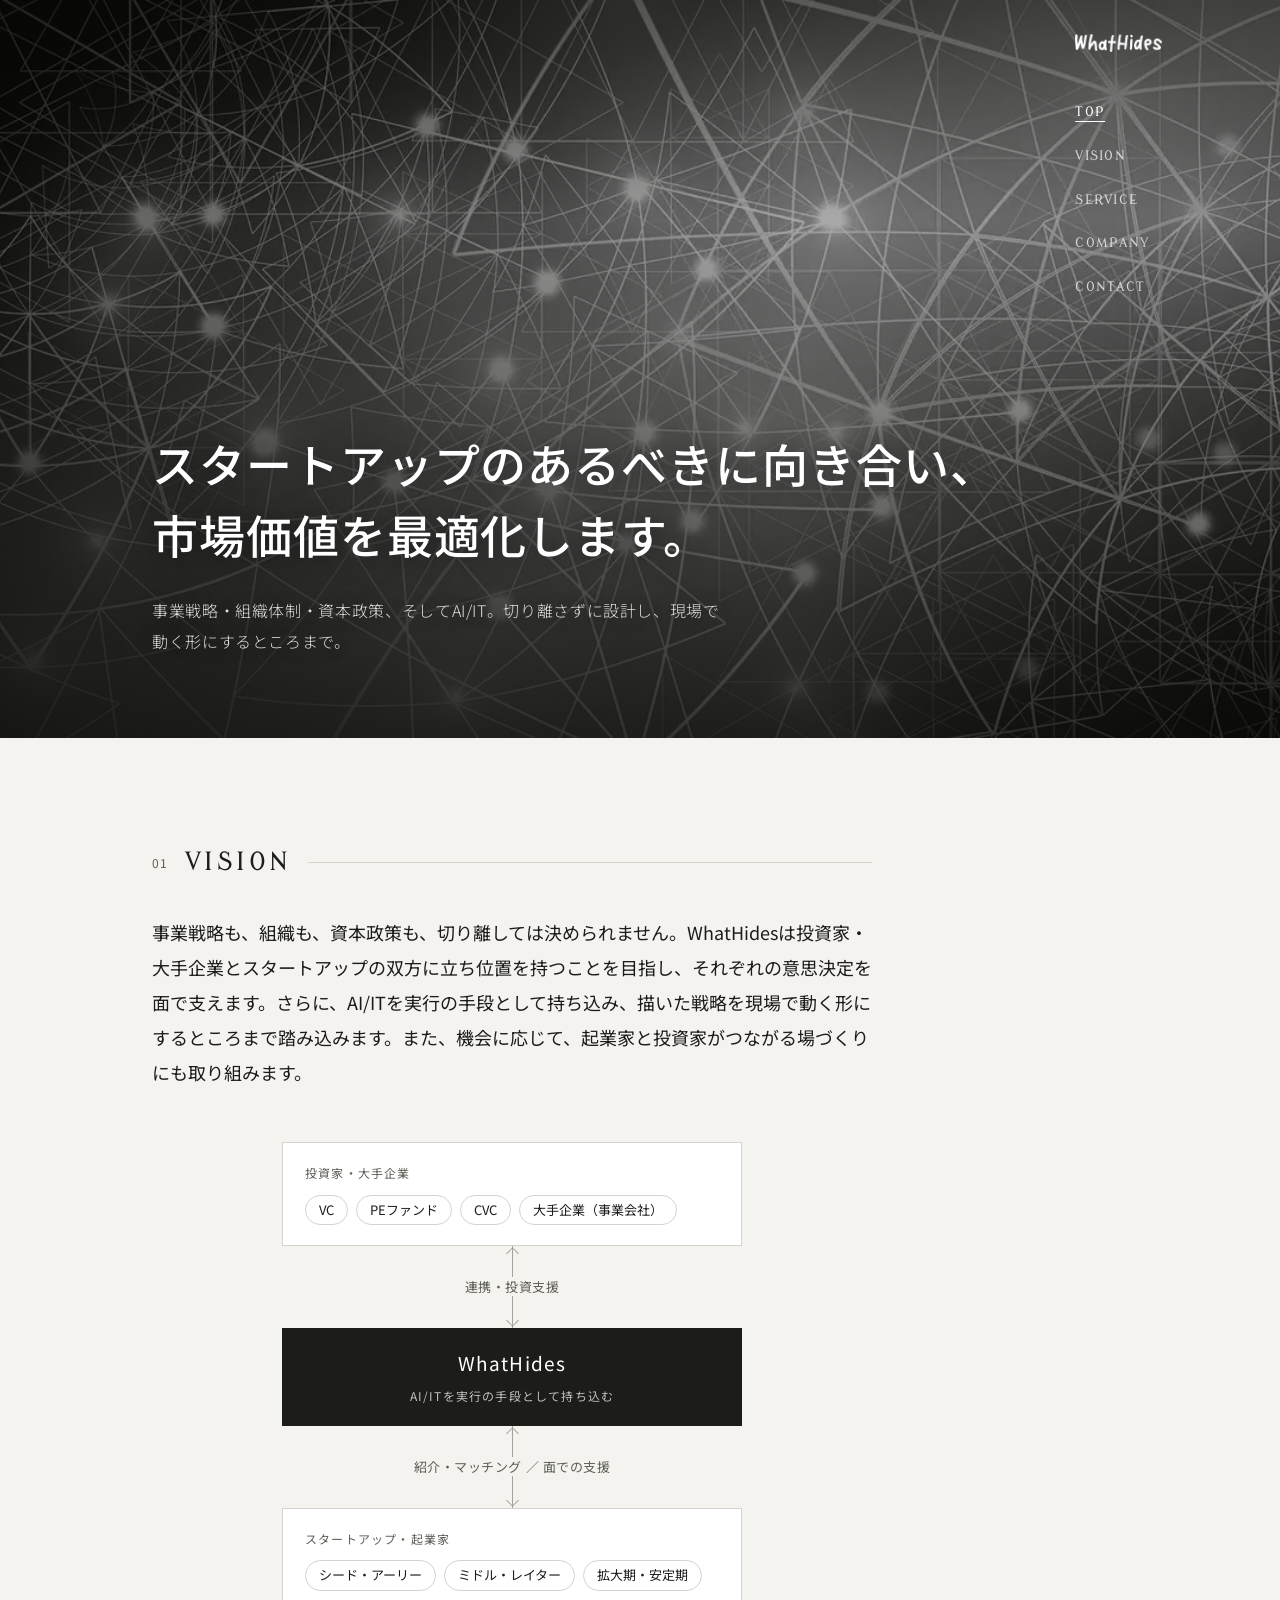
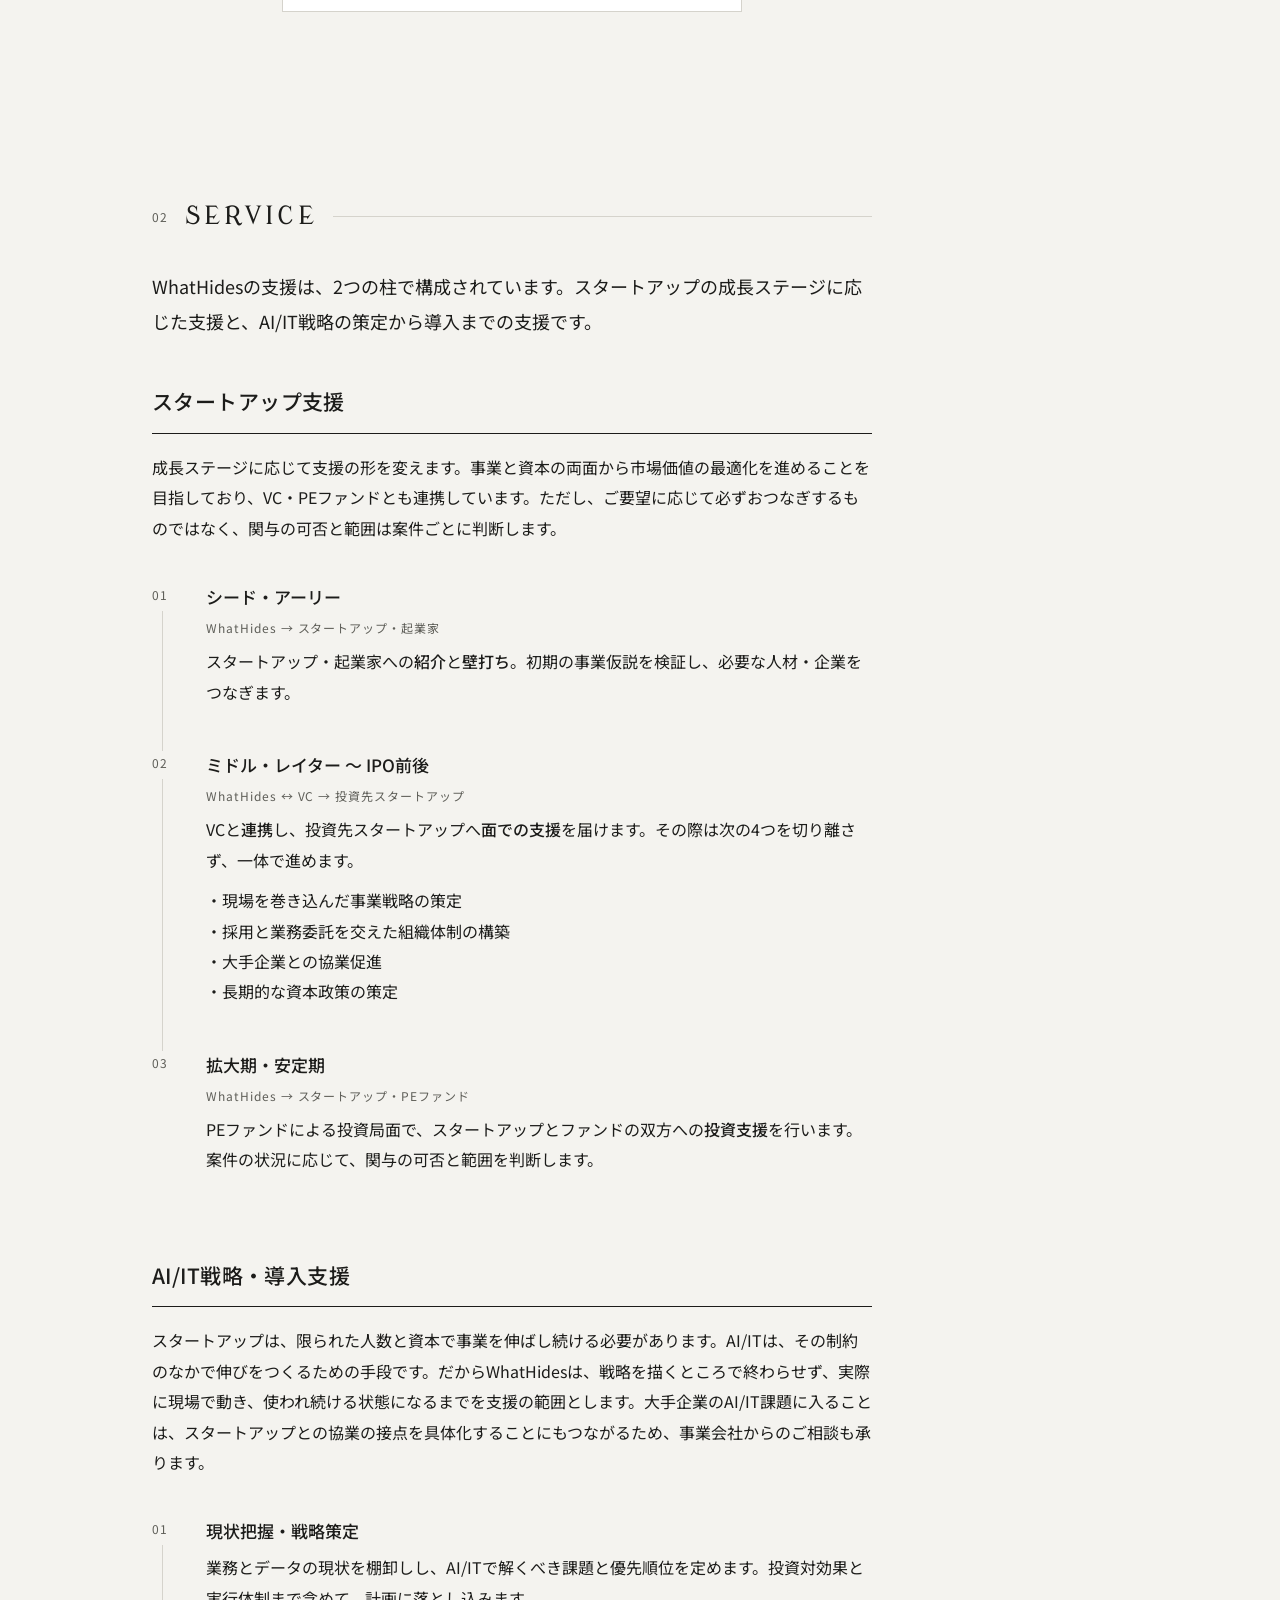
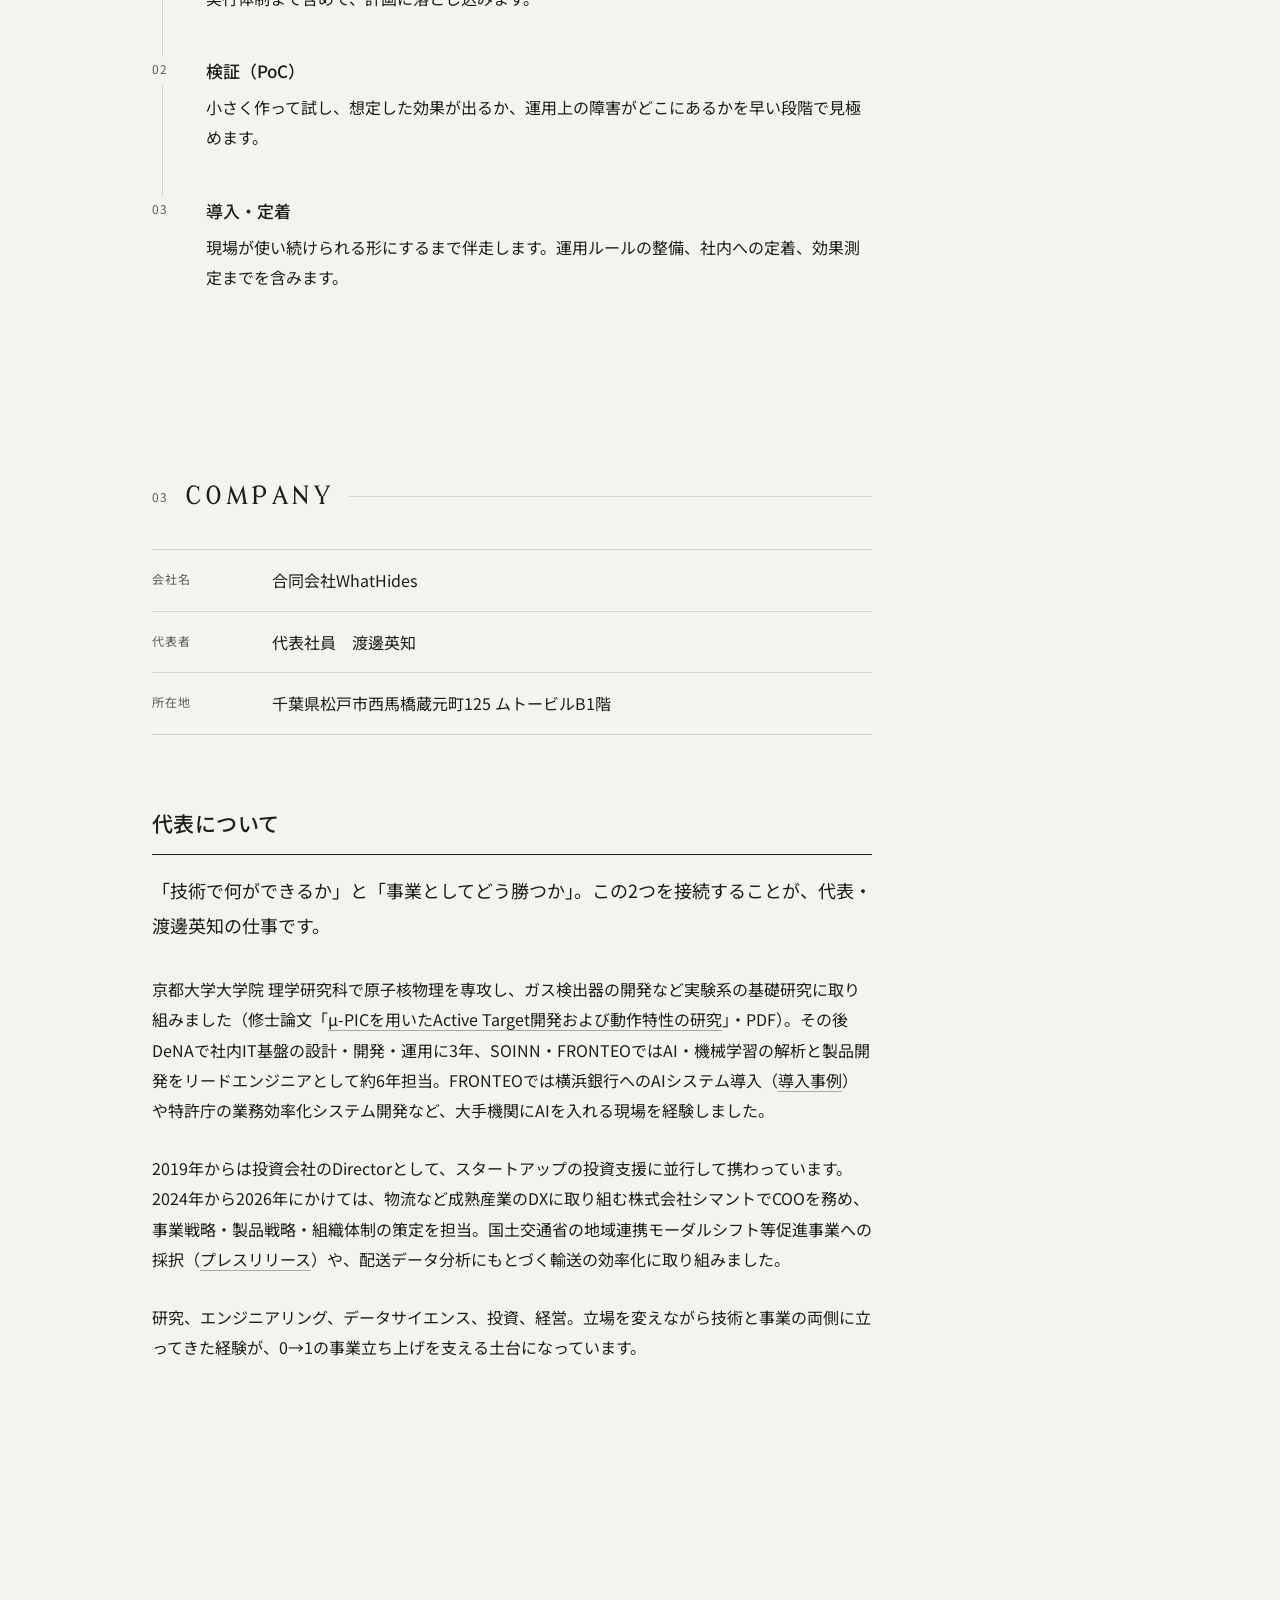
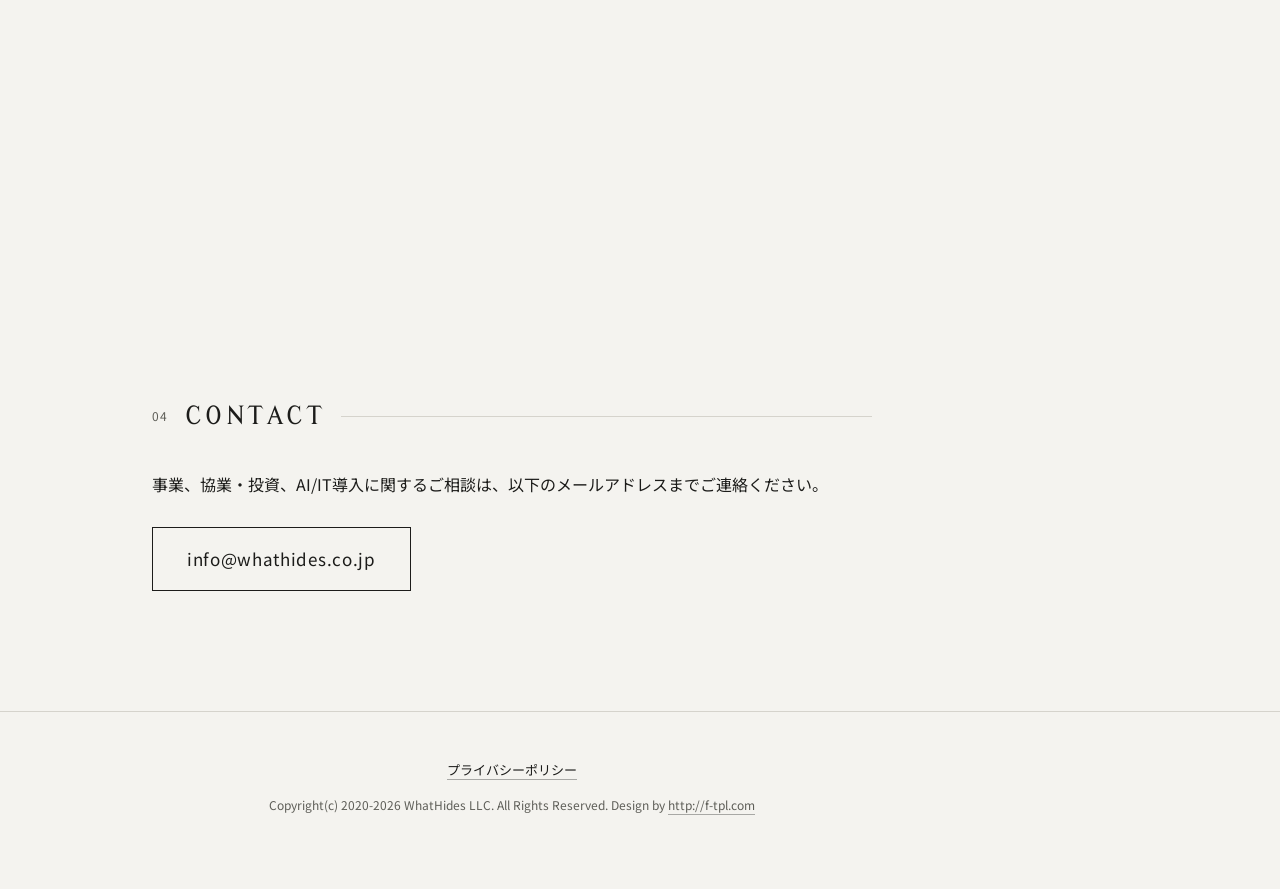
<file: docs/index.html>
<!doctype html>
<html lang="ja">
<head>
  <meta charset="UTF-8">
  <meta name="description" content="WhatHidesは、スタートアップの事業戦略・組織体制・協業・資本政策を一体で支援します。投資ファンドとも連携しています。あわせて、AI/IT戦略の策定から導入・定着までを支援します。">
  <meta name="viewport" content="width=device-width, initial-scale=1">
  <title>WhatHides | スタートアップ支援とAI/IT戦略・導入支援</title>
  <link rel="canonical" href="https://whathides.co.jp/">

  <!-- OGP -->
  <meta property="og:type" content="website">
  <meta property="og:site_name" content="WhatHides">
  <meta property="og:url" content="https://whathides.co.jp/">
  <meta property="og:title" content="WhatHides | スタートアップ支援とAI/IT戦略・導入支援">
  <meta property="og:description" content="WhatHidesは、スタートアップの事業戦略・組織体制・協業・資本政策を一体で支援します。投資ファンドとも連携しています。あわせて、AI/IT戦略の策定から導入・定着までを支援します。">
  <meta property="og:image" content="https://whathides.co.jp/images/ogp.jpg">
  <meta property="og:image:width" content="1200">
  <meta property="og:image:height" content="630">
  <meta property="og:locale" content="ja_JP">
  <meta name="twitter:card" content="summary_large_image">

  <link rel="shortcut icon" type="image/x-icon" href="images/favicon.ico">
  <link rel="apple-touch-icon" href="images/apple-touch-icon.png">
  <meta name="theme-color" content="#f4f3ef">
  <link rel="preconnect" href="https://fonts.googleapis.com">
  <link rel="preconnect" href="https://fonts.gstatic.com" crossorigin>
  <!-- 見出し用。使用する文字だけをサブセット取得する -->
  <link rel="stylesheet" href="https://fonts.googleapis.com/css2?family=Modern+Antiqua&text=TOPVISERCMANY&display=swap">
  <link rel="stylesheet" href="https://fonts.googleapis.com/css2?family=Noto+Sans+JP:wght@300;400;500&display=swap">
  <link rel="stylesheet" media="all" href="css/style.css">
  <script src="js/script.js" defer></script>

  <script type="application/ld+json">
  {
    "@context": "https://schema.org",
    "@type": "Organization",
    "name": "合同会社WhatHides",
    "alternateName": "WhatHides LLC",
    "url": "https://whathides.co.jp/",
    "logo": "https://whathides.co.jp/images/logoWhathides.png",
    "image": "https://whathides.co.jp/images/ogp.jpg",
    "description": "WhatHidesは、スタートアップの事業戦略・組織体制・協業・資本政策を一体で支援します。投資ファンドとも連携しています。あわせて、AI/IT戦略の策定から導入・定着までを支援します。",
    "email": "info@whathides.co.jp",
    "founder": {
      "@type": "Person",
      "name": "渡邊英知",
      "jobTitle": "代表社員",
      "alumniOf": {
        "@type": "CollegeOrUniversity",
        "name": "京都大学"
      }
    },
    "knowsAbout": [
      "スタートアップ支援",
      "事業戦略策定",
      "組織体制構築",
      "資本政策",
      "投資ファンドとの連携",
      "AI戦略策定",
      "IT戦略策定",
      "AI/IT導入支援"
    ],
    "address": {
      "@type": "PostalAddress",
      "addressCountry": "JP",
      "addressRegion": "千葉県",
      "addressLocality": "松戸市",
      "streetAddress": "西馬橋蔵元町125 ムトービルB1階"
    }
  }
  </script>
</head>

<!-- is-heroTop: ヘッダーがヒーロー画像に重なっている状態。script.js が
     スクロールに応じて付け外しする。初期値をここに書いておくことで、
     読み込み直後にナビが黒→白へちらつくのを防ぐ -->
<body id="top" class="is-heroTop">
  <a class="skipLink" href="#content">本文へスキップ</a>
  <div id="wrapper">

    <header id="sidebar">
      <div id="sidebarWrap">
        <h1><img src="images/logoWhathides.png" width="87" height="25" alt="WhatHides"></h1>
        <nav id="mainnav" aria-label="メインナビゲーション">
          <p id="menuWrap">
            <button type="button" id="menu" aria-expanded="false" aria-controls="navPanel" aria-label="メニューを開く">
              <span id="menuBtn"></span>
            </button>
          </p>
          <div class="panel" id="navPanel">
            <ul>
              <li><a href="#top">TOP</a></li>
              <li><a href="#vision">VISION</a></li>
              <li><a href="#service">SERVICE</a></li>
              <li><a href="#company">COMPANY</a></li>
              <li><a href="#contact">CONTACT</a></li>
            </ul>
          </div>
        </nav>
      </div>
    </header>

    <main id="content" tabindex="-1">
      <div id="hero">
        <picture>
          <source type="image/webp"
                  srcset="images/network-960.webp 960w, images/network-1440.webp 1440w, images/network-1920.webp 1920w"
                  sizes="100vw">
          <img src="images/network.jpg"
               srcset="images/network-960.jpg 960w, images/network-1440.jpg 1440w, images/network.jpg 1920w"
               sizes="100vw"
               width="1920" height="828" alt="" fetchpriority="high">
        </picture>
        <div class="heroCopy">
          <!-- 文節の途中で折り返らないよう、句点ごとに行を分ける -->
          <p class="heroLead"><span>スタートアップのあるべきに向き合い、</span><span>市場価値を最適化します。</span></p>
          <p class="heroSub">事業戦略・組織体制・資本政策、そしてAI/IT。切り離さずに設計し、現場で動く形にするところまで。</p>
        </div>
      </div>

      <!-- VISION -->
      <section id="vision">
        <header class="secHead">
          <h2><span class="secNum">01</span><span class="secTitle">VISION</span></h2>
        </header>
        <div class="innerS">
          <p class="lead">事業戦略も、組織も、資本政策も、切り離しては決められません。WhatHidesは投資家・大手企業とスタートアップの双方に立ち位置を持つことを目指し、それぞれの意思決定を面で支えます。さらに、AI/ITを実行の手段として持ち込み、描いた戦略を現場で動く形にするところまで踏み込みます。また、機会に応じて、起業家と投資家がつながる場づくりにも取り組みます。</p>

          <div class="diagram">
            <div class="tier">
              <p class="tierName">投資家・大手企業</p>
              <ul class="chips">
                <li>VC</li>
                <li>PEファンド</li>
                <li>CVC</li>
                <li>大手企業（事業会社）</li>
              </ul>
            </div>
            <p class="tierLink tierLinkBoth"><span>連携・投資支援</span></p>
            <div class="tier tierSelf">
              <p class="tierSelfName">WhatHides</p>
              <p class="tierSelfNote">AI/ITを実行の手段として持ち込む</p>
            </div>
            <p class="tierLink tierLinkBoth"><span>紹介・マッチング ／ 面での支援</span></p>
            <div class="tier">
              <p class="tierName">スタートアップ・起業家</p>
              <ul class="chips">
                <li>シード・アーリー</li>
                <li>ミドル・レイター</li>
                <li>拡大期・安定期</li>
              </ul>
            </div>
          </div>
        </div>
      </section>
      <!-- // VISION -->

      <!-- SERVICE -->
      <section id="service">
        <header class="secHead">
          <h2><span class="secNum">02</span><span class="secTitle">SERVICE</span></h2>
        </header>
        <div class="innerS">
          <p class="lead">WhatHidesの支援は、2つの柱で構成されています。スタートアップの成長ステージに応じた支援と、AI/IT戦略の策定から導入までの支援です。</p>

          <div class="pillar">
            <h3>スタートアップ支援</h3>
            <p class="pillarLead">成長ステージに応じて支援の形を変えます。事業と資本の両面から市場価値の最適化を進めることを目指しており、VC・PEファンドとも連携しています。ただし、ご要望に応じて必ずおつなぎするものではなく、関与の可否と範囲は案件ごとに判断します。</p>
            <ol class="stages">
              <li>
                <h4>シード・アーリー</h4>
                <p class="stageWho">WhatHides → スタートアップ・起業家</p>
                <p>スタートアップ・起業家への<strong>紹介</strong>と<strong>壁打ち</strong>。初期の事業仮説を検証し、必要な人材・企業をつなぎます。</p>
              </li>
              <li>
                <h4>ミドル・レイター 〜 IPO前後</h4>
                <p class="stageWho">WhatHides ↔ VC → 投資先スタートアップ</p>
                <p>VCと<strong>連携</strong>し、投資先スタートアップへ<strong>面での支援</strong>を届けます。その際は次の4つを切り離さず、一体で進めます。</p>
                <ul class="bullets">
                  <li>現場を巻き込んだ事業戦略の策定</li>
                  <li>採用と業務委託を交えた組織体制の構築</li>
                  <li>大手企業との協業促進</li>
                  <li>長期的な資本政策の策定</li>
                </ul>
              </li>
              <li>
                <h4>拡大期・安定期</h4>
                <p class="stageWho">WhatHides → スタートアップ・PEファンド</p>
                <p>PEファンドによる投資局面で、スタートアップとファンドの双方への<strong>投資支援</strong>を行います。案件の状況に応じて、関与の可否と範囲を判断します。</p>
              </li>
            </ol>
          </div>

          <div class="pillar">
            <h3>AI/IT戦略・導入支援</h3>
            <p class="pillarLead">スタートアップは、限られた人数と資本で事業を伸ばし続ける必要があります。AI/ITは、その制約のなかで伸びをつくるための手段です。だからWhatHidesは、戦略を描くところで終わらせず、実際に現場で動き、使われ続ける状態になるまでを支援の範囲とします。大手企業のAI/IT課題に入ることは、スタートアップとの協業の接点を具体化することにもつながるため、事業会社からのご相談も承ります。</p>
            <ol class="stages">
              <li>
                <h4>現状把握・戦略策定</h4>
                <p>業務とデータの現状を棚卸しし、AI/ITで解くべき課題と優先順位を定めます。投資対効果と実行体制まで含めて、計画に落とし込みます。</p>
              </li>
              <li>
                <h4>検証（PoC）</h4>
                <p>小さく作って試し、想定した効果が出るか、運用上の障害がどこにあるかを早い段階で見極めます。</p>
              </li>
              <li>
                <h4>導入・定着</h4>
                <p>現場が使い続けられる形にするまで伴走します。運用ルールの整備、社内への定着、効果測定までを含みます。</p>
              </li>
            </ol>
          </div>
        </div>
      </section>
      <!-- // SERVICE -->

      <!-- COMPANY -->
      <section id="company">
        <header class="secHead">
          <h2><span class="secNum">03</span><span class="secTitle">COMPANY</span></h2>
        </header>
        <div class="innerS">
          <dl class="companyInfo">
            <dt>会社名</dt>
            <dd>合同会社WhatHides</dd>
            <dt>代表者</dt>
            <dd>代表社員　渡邊英知</dd>
            <dt>所在地</dt>
            <dd>千葉県松戸市西馬橋蔵元町125 ムトービルB1階</dd>
          </dl>

          <h3 class="subHead">代表について</h3>
          <div class="profile">
            <p>「技術で何ができるか」と「事業としてどう勝つか」。この2つを接続することが、代表・渡邊英知の仕事です。</p>
            <p>京都大学大学院 理学研究科で原子核物理を専攻し、ガス検出器の開発など実験系の基礎研究に取り組みました（修士論文「<a href="https://www-nh.scphys.kyoto-u.ac.jp/articles/thesis/mron/watanabe_master.pdf" target="_blank" rel="noopener noreferrer">μ-PICを用いたActive Target開発および動作特性の研究</a>」・PDF）。その後DeNAで社内IT基盤の設計・開発・運用に3年、SOINN・FRONTEOではAI・機械学習の解析と製品開発をリードエンジニアとして約6年担当。FRONTEOでは横浜銀行へのAIシステム導入（<a href="https://kibit.fronteo.com/case-study/boy-1/" target="_blank" rel="noopener noreferrer">導入事例</a>）や特許庁の業務効率化システム開発など、大手機関にAIを入れる現場を経験しました。</p>
            <p>2019年からは投資会社のDirectorとして、スタートアップの投資支援に並行して携わっています。2024年から2026年にかけては、物流など成熟産業のDXに取り組む株式会社シマントでCOOを務め、事業戦略・製品戦略・組織体制の策定を担当。国土交通省の地域連携モーダルシフト等促進事業への採択（<a href="https://prtimes.jp/main/html/rd/p/000000024.000028636.html" target="_blank" rel="noopener noreferrer">プレスリリース</a>）や、配送データ分析にもとづく輸送の効率化に取り組みました。</p>
            <p>研究、エンジニアリング、データサイエンス、投資、経営。立場を変えながら技術と事業の両側に立ってきた経験が、0→1の事業立ち上げを支える土台になっています。</p>
          </div>

          <div id="map">
            <!-- GOOGLE MAP -->
            <iframe
              title="合同会社WhatHides 所在地の地図"
              src="https://www.google.com/maps?output=embed&q=%E5%8D%83%E8%91%89%E7%9C%8C%E6%9D%BE%E6%88%B8%E5%B8%82%E8%A5%BF%E9%A6%AC%E6%A9%8B%E8%94%B5%E5%85%83%E7%94%BA125&z=17"
              loading="lazy" referrerpolicy="no-referrer-when-downgrade" allowfullscreen></iframe>
            <!-- // GOOGLE MAP -->
          </div>
        </div>
      </section>
      <!-- // COMPANY -->

      <!-- CONTACT -->
      <section id="contact">
        <header class="secHead">
          <h2><span class="secNum">04</span><span class="secTitle">CONTACT</span></h2>
        </header>
        <div class="innerS">
          <p>事業、協業・投資、AI/IT導入に関するご相談は、以下のメールアドレスまでご連絡ください。</p>
          <p class="mail"><a href="mailto:info@whathides.co.jp">info@whathides.co.jp</a></p>
        </div>
      </section>
      <!-- // CONTACT -->
    </main>

    <footer id="footer">
      <p class="footerNav"><a href="privacy.html">プライバシーポリシー</a></p>
      Copyright(c) 2020-2026 WhatHides LLC. All Rights Reserved. Design by <a href="http://f-tpl.com" target="_blank" rel="noopener noreferrer">http://f-tpl.com</a><!-- ←クレジット表記を外す場合はシリアルキーが必要です http://f-tpl.com/credit/ -->
    </footer>

  </div>

</body>
</html>
</file>
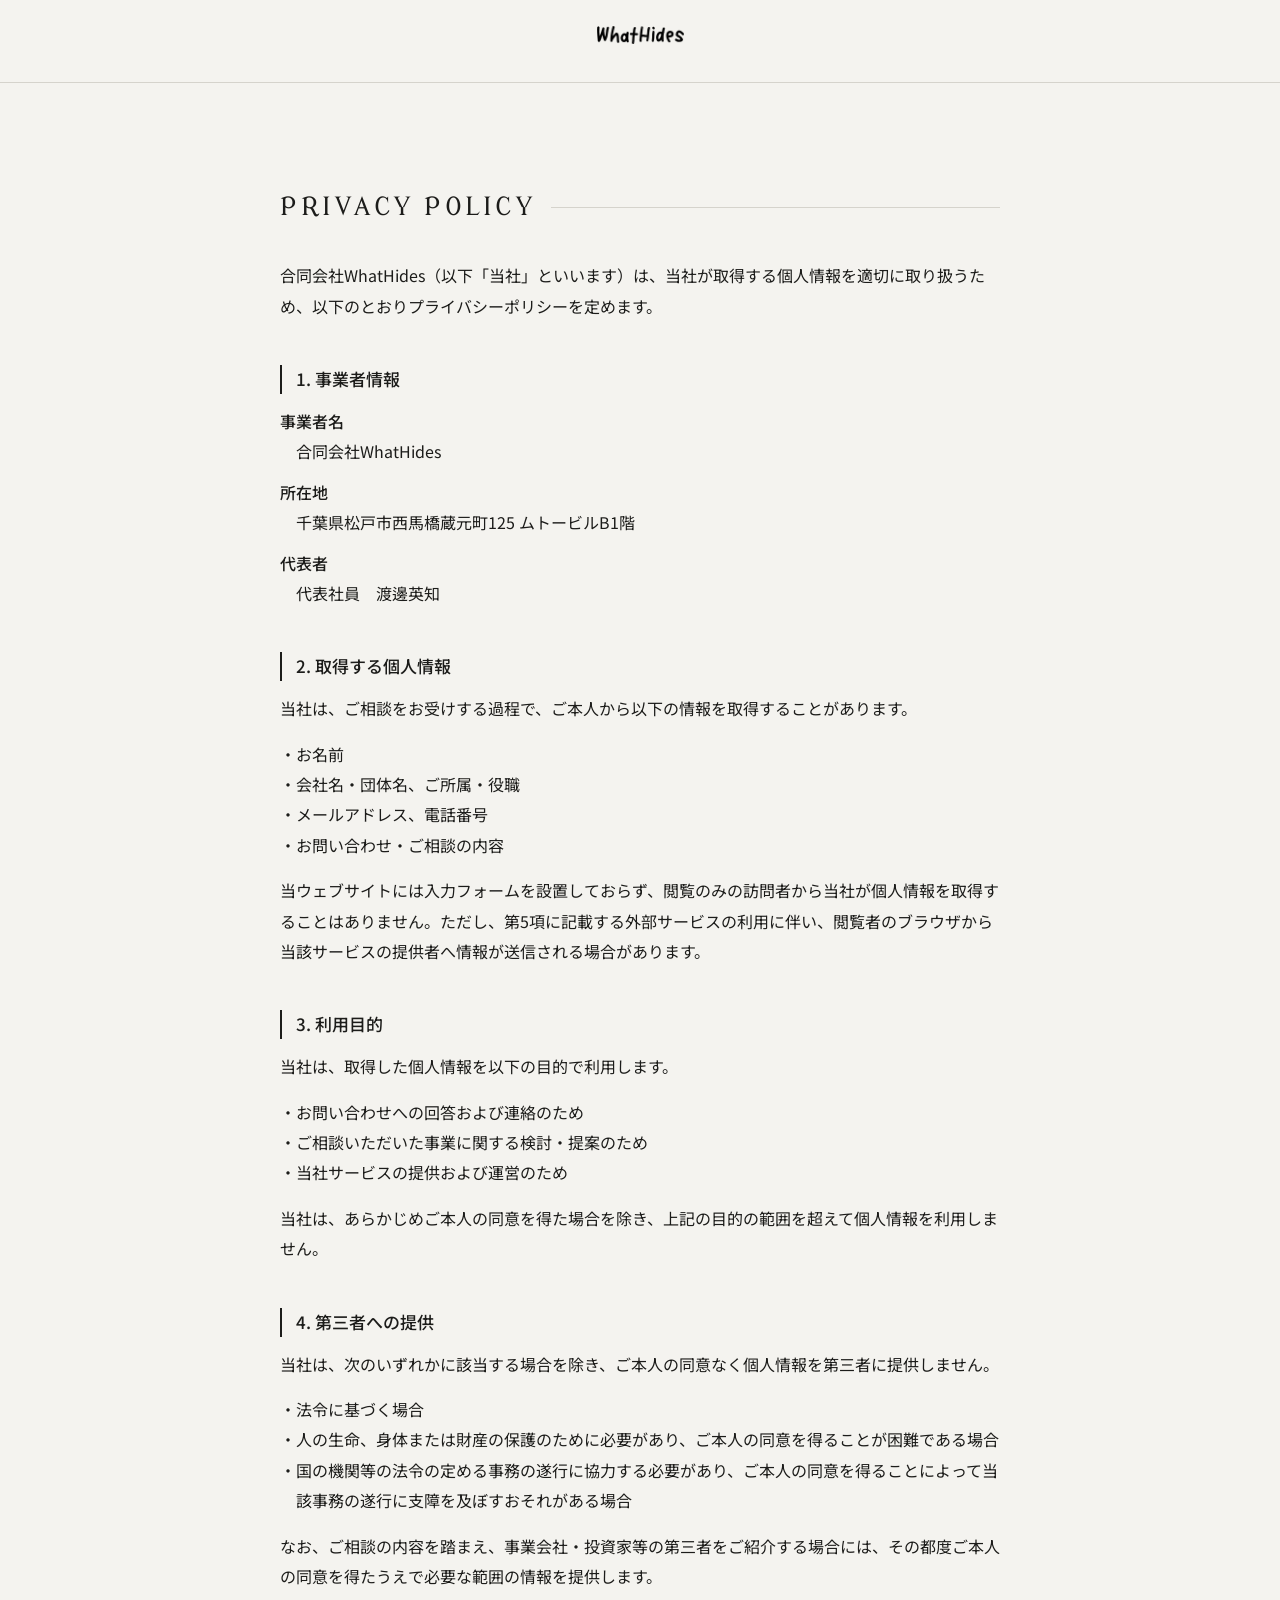
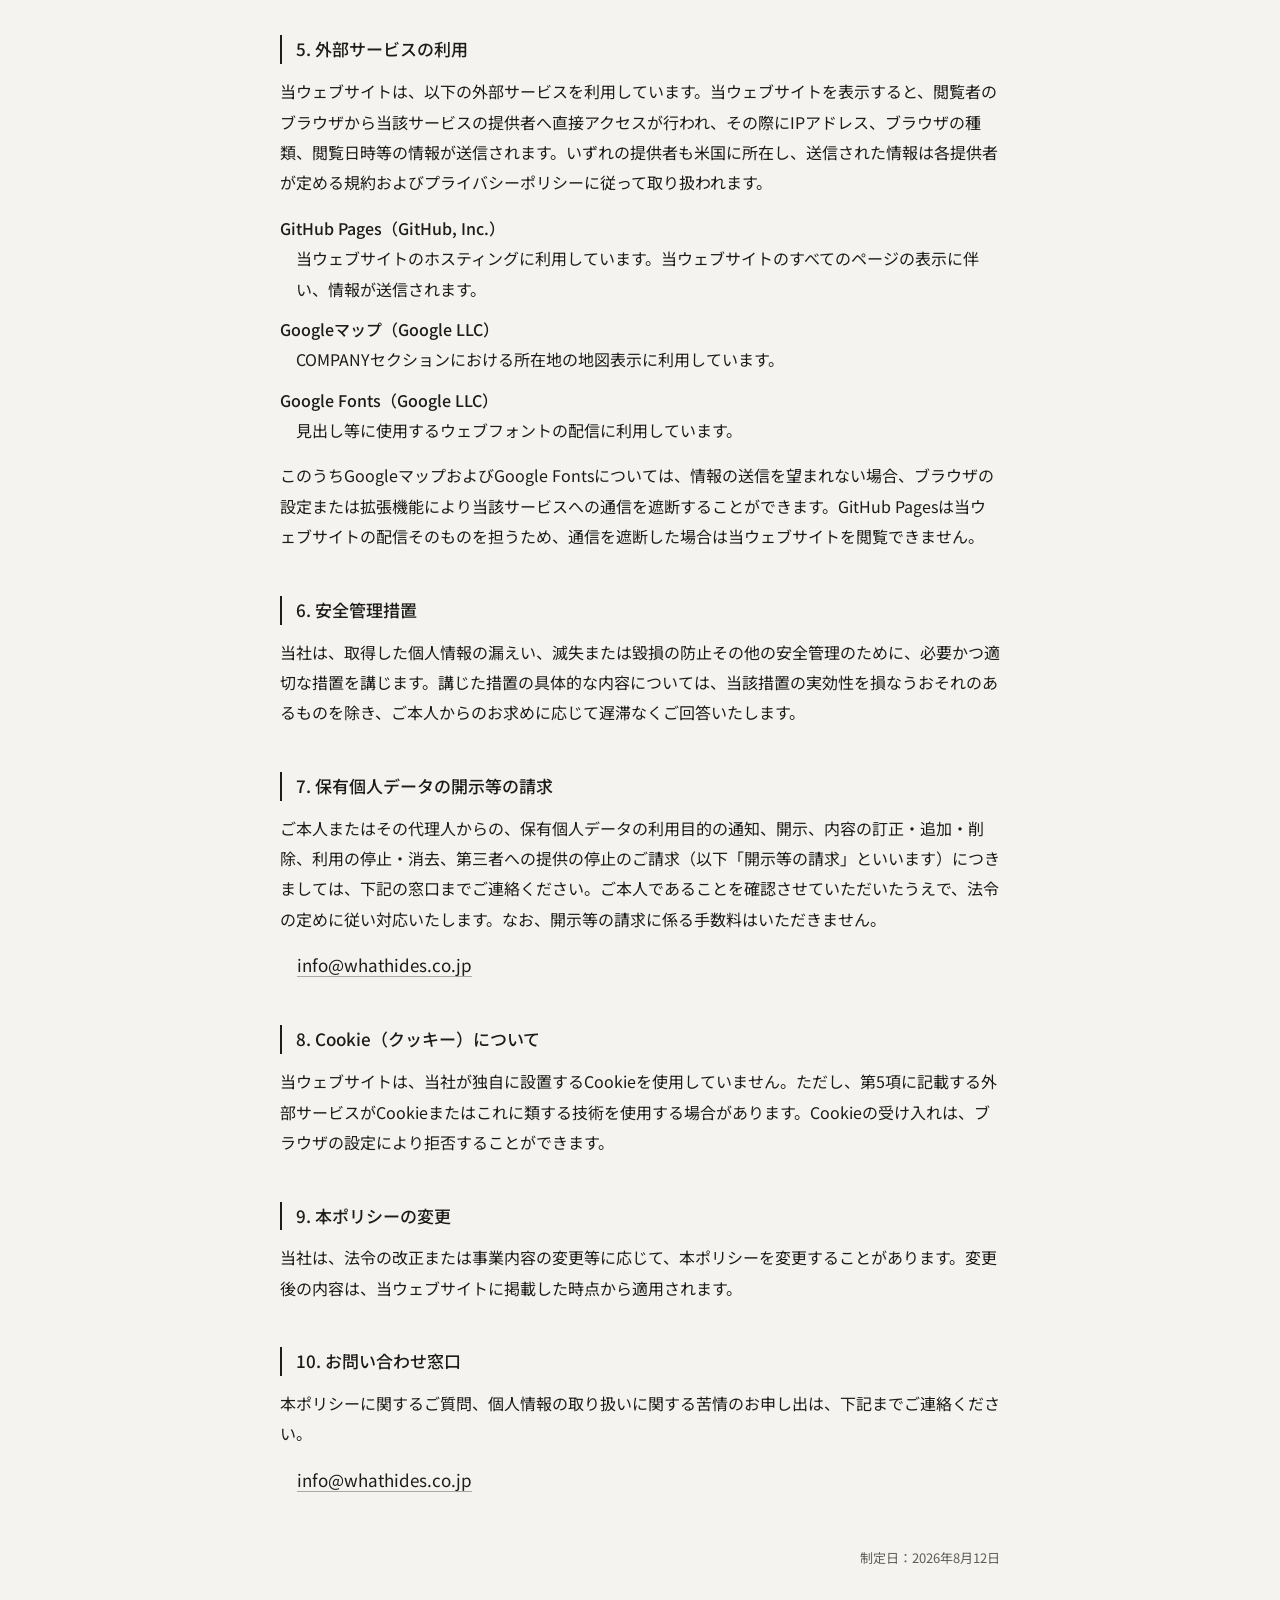
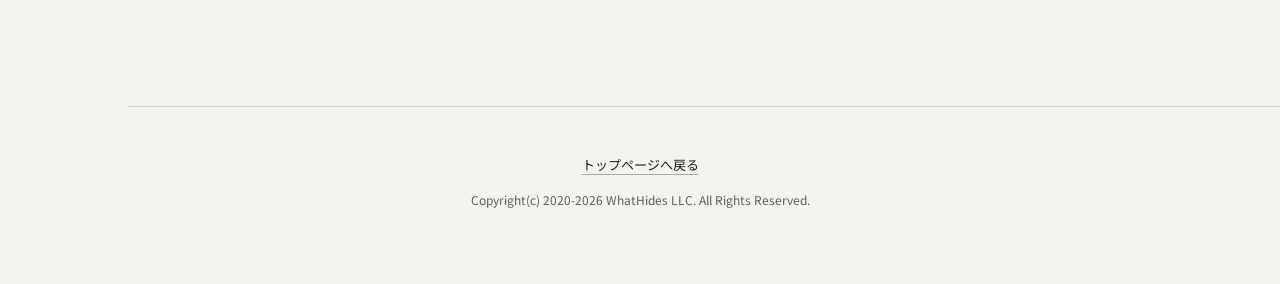
<file: docs/privacy.html>
<!doctype html>
<html lang="ja">
<head>
  <meta charset="UTF-8">
  <meta name="description" content="合同会社WhatHidesのプライバシーポリシー（個人情報の取り扱いについて）。">
  <meta name="viewport" content="width=device-width, initial-scale=1">
  <title>プライバシーポリシー | WhatHides</title>
  <link rel="canonical" href="https://whathides.co.jp/privacy.html">

  <meta property="og:type" content="article">
  <meta property="og:site_name" content="WhatHides">
  <meta property="og:url" content="https://whathides.co.jp/privacy.html">
  <meta property="og:title" content="プライバシーポリシー | WhatHides">
  <meta property="og:description" content="合同会社WhatHidesのプライバシーポリシー（個人情報の取り扱いについて）。">
  <meta property="og:image" content="https://whathides.co.jp/images/ogp.jpg">
  <meta property="og:locale" content="ja_JP">

  <link rel="shortcut icon" type="image/x-icon" href="images/favicon.ico">
  <link rel="apple-touch-icon" href="images/apple-touch-icon.png">
  <meta name="theme-color" content="#f4f3ef">
  <link rel="preconnect" href="https://fonts.googleapis.com">
  <link rel="preconnect" href="https://fonts.gstatic.com" crossorigin>
  <!-- 見出し用。使用する文字だけをサブセット取得する -->
  <link rel="stylesheet" href="https://fonts.googleapis.com/css2?family=Modern+Antiqua&text=PRIVACYOL&display=swap">
  <link rel="stylesheet" href="https://fonts.googleapis.com/css2?family=Noto+Sans+JP:wght@400;500&display=swap">
  <link rel="stylesheet" media="all" href="css/style.css">
</head>

<body class="subpage">
  <a class="skipLink" href="#content">本文へスキップ</a>

  <header id="pageHeader">
    <a href="./"><img src="images/logoWhathides.png" width="87" height="25" alt="WhatHides"></a>
  </header>

  <main id="content" tabindex="-1">
    <section>
      <header class="secHead">
        <h2><span class="secTitle">PRIVACY POLICY</span></h2>
      </header>

      <div class="innerS policy">
        <p>合同会社WhatHides（以下「当社」といいます）は、当社が取得する個人情報を適切に取り扱うため、以下のとおりプライバシーポリシーを定めます。</p>

        <h3>1. 事業者情報</h3>
        <dl>
          <dt>事業者名</dt>
          <dd>合同会社WhatHides</dd>
          <dt>所在地</dt>
          <dd>千葉県松戸市西馬橋蔵元町125 ムトービルB1階</dd>
          <dt>代表者</dt>
          <dd>代表社員　渡邊英知</dd>
        </dl>

        <h3>2. 取得する個人情報</h3>
        <p>当社は、ご相談をお受けする過程で、ご本人から以下の情報を取得することがあります。</p>
        <ul>
          <li>お名前</li>
          <li>会社名・団体名、ご所属・役職</li>
          <li>メールアドレス、電話番号</li>
          <li>お問い合わせ・ご相談の内容</li>
        </ul>
        <p>当ウェブサイトには入力フォームを設置しておらず、閲覧のみの訪問者から当社が個人情報を取得することはありません。ただし、第5項に記載する外部サービスの利用に伴い、閲覧者のブラウザから当該サービスの提供者へ情報が送信される場合があります。</p>

        <h3>3. 利用目的</h3>
        <p>当社は、取得した個人情報を以下の目的で利用します。</p>
        <ul>
          <li>お問い合わせへの回答および連絡のため</li>
          <li>ご相談いただいた事業に関する検討・提案のため</li>
          <li>当社サービスの提供および運営のため</li>
        </ul>
        <p>当社は、あらかじめご本人の同意を得た場合を除き、上記の目的の範囲を超えて個人情報を利用しません。</p>

        <h3>4. 第三者への提供</h3>
        <p>当社は、次のいずれかに該当する場合を除き、ご本人の同意なく個人情報を第三者に提供しません。</p>
        <ul>
          <li>法令に基づく場合</li>
          <li>人の生命、身体または財産の保護のために必要があり、ご本人の同意を得ることが困難である場合</li>
          <li>国の機関等の法令の定める事務の遂行に協力する必要があり、ご本人の同意を得ることによって当該事務の遂行に支障を及ぼすおそれがある場合</li>
        </ul>
        <p>なお、ご相談の内容を踏まえ、事業会社・投資家等の第三者をご紹介する場合には、その都度ご本人の同意を得たうえで必要な範囲の情報を提供します。</p>

        <h3>5. 外部サービスの利用</h3>
        <p>当ウェブサイトは、以下の外部サービスを利用しています。当ウェブサイトを表示すると、閲覧者のブラウザから当該サービスの提供者へ直接アクセスが行われ、その際にIPアドレス、ブラウザの種類、閲覧日時等の情報が送信されます。いずれの提供者も米国に所在し、送信された情報は各提供者が定める規約およびプライバシーポリシーに従って取り扱われます。</p>
        <dl>
          <dt>GitHub Pages（GitHub, Inc.）</dt>
          <dd>当ウェブサイトのホスティングに利用しています。当ウェブサイトのすべてのページの表示に伴い、情報が送信されます。</dd>
          <dt>Googleマップ（Google LLC）</dt>
          <dd>COMPANYセクションにおける所在地の地図表示に利用しています。</dd>
          <dt>Google Fonts（Google LLC）</dt>
          <dd>見出し等に使用するウェブフォントの配信に利用しています。</dd>
        </dl>
        <p>このうちGoogleマップおよびGoogle Fontsについては、情報の送信を望まれない場合、ブラウザの設定または拡張機能により当該サービスへの通信を遮断することができます。GitHub Pagesは当ウェブサイトの配信そのものを担うため、通信を遮断した場合は当ウェブサイトを閲覧できません。</p>

        <h3>6. 安全管理措置</h3>
        <p>当社は、取得した個人情報の漏えい、滅失または毀損の防止その他の安全管理のために、必要かつ適切な措置を講じます。講じた措置の具体的な内容については、当該措置の実効性を損なうおそれのあるものを除き、ご本人からのお求めに応じて遅滞なくご回答いたします。</p>

        <h3>7. 保有個人データの開示等の請求</h3>
        <p>ご本人またはその代理人からの、保有個人データの利用目的の通知、開示、内容の訂正・追加・削除、利用の停止・消去、第三者への提供の停止のご請求（以下「開示等の請求」といいます）につきましては、下記の窓口までご連絡ください。ご本人であることを確認させていただいたうえで、法令の定めに従い対応いたします。なお、開示等の請求に係る手数料はいただきません。</p>
        <p class="policyMail"><a href="mailto:info@whathides.co.jp">info@whathides.co.jp</a></p>

        <h3>8. Cookie（クッキー）について</h3>
        <p>当ウェブサイトは、当社が独自に設置するCookieを使用していません。ただし、第5項に記載する外部サービスがCookieまたはこれに類する技術を使用する場合があります。Cookieの受け入れは、ブラウザの設定により拒否することができます。</p>

        <h3>9. 本ポリシーの変更</h3>
        <p>当社は、法令の改正または事業内容の変更等に応じて、本ポリシーを変更することがあります。変更後の内容は、当ウェブサイトに掲載した時点から適用されます。</p>

        <h3>10. お問い合わせ窓口</h3>
        <p>本ポリシーに関するご質問、個人情報の取り扱いに関する苦情のお申し出は、下記までご連絡ください。</p>
        <p class="policyMail"><a href="mailto:info@whathides.co.jp">info@whathides.co.jp</a></p>

        <p class="revised">制定日：2026年8月12日</p>
      </div>
    </section>
  </main>

  <footer id="footer">
    <p class="footerNav"><a href="./">トップページへ戻る</a></p>
    Copyright(c) 2020-2026 WhatHides LLC. All Rights Reserved.
  </footer>

</body>
</html>
</file>
<file: docs/css/style.css>
/* Webフォントは index.html の <link> で読み込み（@import はレンダリングを直列化するため） */

/* reset */
body,div,dl,dt,dd,ul,ol,li,h1,h2,h3,h4,h5,h6,pre,form,fieldset,input,textarea,p,blockquote,th,td{margin:0;padding:0;}
address,caption,cite,code,dfn,em,strong,th,var{font-style:normal;}
ul{list-style:none;}
table{border-collapse:collapse;border-spacing:0;}
caption,th{text-align:left;}
q:before,q:after{content:'';}
object,embed{vertical-align:top;}
legend{display:none;}
h1,h2,h3,h4,h5,h6{font-size:100%;}
img,abbr,acronym,fieldset{border:0;}


/* 配色
   紙のようなオフホワイトを地色にし、文字は黒に近いグレー。
   ヒーロー画像はモノクロ化して同じ無彩色の系統に揃える。
------------------------------------------------------------*/
:root{
  --bg: #f4f3ef;
  --fg: #1c1c1a;
  --muted: #5e5e58;
  --line: #d5d3cc;
  --card: #fff;
  /* 本文カラムの幅。全セクションでこの値に揃える */
  --col: min(720px, 86%);
}

html{
  scroll-behavior: smooth;
}

body{
  font: 16px/1.9 'Noto Sans JP', Arial, Verdana, 游ゴシック, YuGothic,'ヒラギノ角ゴ ProN W3', 'Hiragino Kaku Gothic ProN', メイリオ, Meiryo,sans-serif;
  font-weight: 400;
  -webkit-text-size-adjust:100%;
  overflow-x: hidden;
  color: var(--fg);
  background: var(--bg);
}

a{
  color: var(--fg);
  text-decoration: underline;
  text-decoration-thickness: 1px;
  text-underline-offset: 4px;
  text-decoration-color: rgba(28,28,26,.35);
  transition: text-decoration-color .2s;
}

a:hover{
  text-decoration-color: currentColor;
}

/* キーボード操作時のみフォーカスリングを表示する */
:focus:not(:focus-visible){
  outline: 0;
}

a:focus-visible, button:focus-visible{
  outline: 2px solid var(--fg);
  outline-offset: 3px;
}

/* キーボードで最初にフォーカスできる本文へのスキップリンク。
   フォーカスされるまでは画面外に置く */
.skipLink{
  position: absolute;
  left: 0;
  top: -100px;
  z-index: 1000;
  padding: 10px 20px;
  background: var(--fg);
  color: var(--bg);
  text-decoration: none;
  transition: top .2s;
}

.skipLink:focus{
  top: 0;
}

#content:focus{
  outline: 0;
}

/* アニメーションを抑制する設定を尊重する */
@media (prefers-reduced-motion: reduce){
  html{
    scroll-behavior: auto;
  }
  *, *:before, *:after{
    animation-duration: .01ms !important;
    animation-iteration-count: 1 !important;
    transition-duration: .01ms !important;
  }
}


/* ヘッダー
   ヒーロー画像に重なっている間は白抜き、スクロールして地色の上に
   出たら黒に戻す。切り替えは script.js が body の is-heroTop で行う。
   （HTML 側に初期値として付けてあるので、読み込み直後にちらつかない）
------------------------------------------------------------*/
#sidebar{
  --headerFg: var(--fg);
  transition: background-color .3s;
}

/* メニュー展開中は帯が地色で塗られるので、白抜きは解除する */
body.is-heroTop:not(.is-menuOpen) #sidebar{
  --headerFg: #fff;
}

#mainnav a{
  color: var(--headerFg);
  font-family: 'Modern Antiqua', 'Noto Sans JP',serif;
  letter-spacing: .1em;
  text-decoration: none;
  opacity: .75;
  transition: opacity .2s, color .3s;
}

#mainnav a:hover,
#mainnav a.active{
  opacity: 1;
}

#mainnav a.active{
  text-decoration: underline;
  text-underline-offset: 5px;
  text-decoration-color: currentColor;
}

/* ロゴは黒文字・背景透過のPNG。ヒーローの上では反転して白にする */
#sidebar h1 img{
  transition: filter .3s;
}

body.is-heroTop:not(.is-menuOpen) #sidebar h1 img{
  filter: invert(1);
}

#menu{
  -webkit-appearance: none;
  appearance: none;
  background: none;
  border: 0;
  padding: 0;
  cursor: pointer;
}


/* フッター
------------------------------------------------------------*/
#footer{
  clear: both;
  margin-top: 40px;
  padding: 46px 0 64px;
  border-top: 1px solid var(--line);
  text-align: center;
  font-size: 12px;
  line-height: 2;
  color: var(--muted);
}

#footer a{
  color: var(--muted);
}

#footer .footerNav{
  margin-bottom: 10px;
  font-size: 13px;
}

#footer .footerNav a{
  color: var(--fg);
}


/* ヒーロー
   画像を全幅に敷き、モノクロ化したうえで暗幕を重ね、その上に
   キャッチコピーを置く。#content は PC で幅80%なので、その 125%
   ＝ ビューポート幅ちょうどに広げている（100vw を使うと
   スクロールバーのぶんだけ横にはみ出すため）。
------------------------------------------------------------*/
#hero{
  position: relative;
  overflow: hidden;
  height: clamp(440px, 82vh, 760px);
  background: #12120f;
}

#hero > picture{
  display: block;
  height: 100%;
}

#hero img{
  display: block;
  width: 100%;
  height: 100%;
  object-fit: cover;
  filter: grayscale(1) contrast(1.06) brightness(.82);
}

/* 暗幕。上はナビ、下と左はキャッチコピーを読ませるために濃くする */
#hero:after{
  content: "";
  position: absolute;
  inset: 0;
  background:
    linear-gradient(90deg, rgba(8,8,6,.5) 0%, rgba(8,8,6,0) 62%),
    linear-gradient(180deg,
      rgba(8,8,6,.55) 0%,
      rgba(8,8,6,.20) 30%,
      rgba(8,8,6,.46) 62%,
      rgba(8,8,6,.76) 100%);
}

.heroCopy{
  position: absolute;
  z-index: 2;
  left: 0;
  right: 0;
  bottom: 0;
  padding: 0 7% 9vh;
  color: #fff;
}

.heroLead{
  max-width: 22em;
  font-size: clamp(23px, 3.6vw, 46px);
  font-weight: 500;
  line-height: 1.55;
  letter-spacing: .02em;
  /* さらに折り返す幅では、文節の切れ目で改行させる（対応ブラウザのみ） */
  word-break: auto-phrase;
  text-shadow: 0 1px 28px rgba(0,0,0,.5);
}

.heroLead span{
  display: block;
}

.heroSub{
  max-width: 38em;
  margin-top: 24px;
  word-break: auto-phrase;
  font-size: clamp(13px, 1.25vw, 16px);
  font-weight: 300;
  line-height: 1.95;
  letter-spacing: .04em;
  color: rgba(255,255,255,.86);
  text-shadow: 0 1px 20px rgba(0,0,0,.45);
}


/* 共通
------------------------------------------------------------*/
img{
  max-width: 100%;
  height: auto;
}

section{
  clear: both;
  /* 固定ヘッダーの分だけアンカー位置をずらす */
  scroll-margin-top: 61px;
}

/* セクション見出し。番号 → 英字ラベル → 罫線 の順に並べ、
   罫線が余った幅を埋める */
.secHead{
  width: var(--col);
  margin: 0 auto;
  padding: 104px 0 40px;
}

section h2{
  display: flex;
  align-items: center;
  gap: 16px;
  font-weight: normal;
}

.secNum{
  font-size: 12px;
  letter-spacing: .12em;
  line-height: 1;
  color: var(--muted);
}

.secTitle{
  font-family: 'Modern Antiqua', 'Noto Sans JP',serif;
  font-size: 25px;
  line-height: 1;
  letter-spacing: .14em;
}

section h2:after{
  content: "";
  flex: 1;
  height: 1px;
  background: var(--line);
}

.inner, .innerS{
  width: var(--col);
  margin: 0 auto;
  padding-bottom: 80px;
}

.lead{
  margin-bottom: 46px;
  font-size: 18px;
  line-height: 1.95;
}

.bullets li{
  padding-left: 1em;
  text-indent: -1em;
}

.bullets li:before{
  content: "・";
}


/* VISION 関係図
   3つの層（投資家・大手企業／WhatHides／スタートアップ・起業家）を
   縦に積み、層のあいだを矢印つきの線でつなぐ。画像ではなくテキストで
   組むことで、検索エンジンにも読み取れる & 狭い画面でも崩れない。
------------------------------------------------------------*/
.diagram{
  max-width: 460px;
  margin: 52px auto 0;
}

.tier{
  padding: 20px 22px;
  background: var(--card);
  border: 1px solid var(--line);
}

.tierName{
  margin-bottom: 12px;
  color: var(--muted);
  font-size: 12px;
  line-height: 1.6;
  letter-spacing: .1em;
}

.chips{
  display: flex;
  flex-wrap: wrap;
  gap: 8px;
}

.chips li{
  padding: 2px 13px;
  border: 1px solid var(--line);
  border-radius: 999px;
  font-size: 13px;
  line-height: 1.9;
}

.tierSelf{
  background: var(--fg);
  border-color: var(--fg);
  color: #fff;
  text-align: center;
}

/* 見出し用 Modern Antiqua はサブセット取得のため小文字を含まない。
   ここは本文フォントのままにする */
.tierSelfName{
  font-size: 19px;
  line-height: 1.5;
  letter-spacing: .06em;
}

/* 矢印が「誰に何を届けるか」、この行が「どう届けるか」。
   AI/ITは上下どちらの関係にもかかるので、層のあいだではなく
   WhatHides の箱の中に置く */
.tierSelfNote{
  margin-top: 8px;
  color: rgba(255,255,255,.72);
  font-size: 12px;
  line-height: 1.6;
  letter-spacing: .1em;
}

/* 層と層をつなぐ縦線。図の中央に立てる。
   縦線は背景で描き、疑似要素2つは上下の矢じりに使う。
   ラベルは線に重ね、背景色で線を切って抜けているように見せる */
.tierLink{
  position: relative;
  padding: 30px 0;
  background-image: linear-gradient(#a5a29a, #a5a29a);
  background-size: 1px 100%;
  background-position: 50% 0;
  background-repeat: no-repeat;
  color: var(--muted);
  font-size: 13px;
  line-height: 1.7;
  letter-spacing: .04em;
  text-align: center;
}

.tierLink > span{
  padding: 0 14px;
  background: var(--bg);
}

/* 下向きの矢じり */
.tierLink:after{
  content: "";
  position: absolute;
  bottom: 3px;
  left: calc(50% - 4px);
  width: 8px;
  height: 8px;
  border-right: 1px solid #a5a29a;
  border-bottom: 1px solid #a5a29a;
  transform: rotate(45deg);
}

/* 上下どちらにも向く関係。上向きの矢じりを足す */
.tierLinkBoth:before{
  content: "";
  position: absolute;
  top: 3px;
  left: calc(50% - 4px);
  width: 8px;
  height: 8px;
  border-top: 1px solid #a5a29a;
  border-left: 1px solid #a5a29a;
  transform: rotate(45deg);
}


/* SERVICE
------------------------------------------------------------*/
.pillar{
  margin-bottom: 84px;
}

.pillar:last-child{
  margin-bottom: 0;
}

.pillar > h3,
.subHead{
  margin-bottom: 18px;
  padding-bottom: 14px;
  border-bottom: 1px solid var(--fg);
  font-size: 21px;
  font-weight: 500;
  line-height: 1.6;
  letter-spacing: .02em;
}

.pillarLead{
  margin-bottom: 40px;
}

/* ステップ。連番を左の余白に置き、次の項目まで縦線でつなぐ */
.stages{
  list-style: none;
  counter-reset: stage;
}

.stages > li{
  position: relative;
  margin-bottom: 44px;
  padding-left: 54px;
}

.stages > li:last-child{
  margin-bottom: 0;
}

.stages > li:before{
  counter-increment: stage;
  content: counter(stage, decimal-leading-zero);
  position: absolute;
  left: 0;
  top: 6px;
  font-size: 12px;
  letter-spacing: .12em;
  line-height: 1;
  color: var(--muted);
}

.stages > li:after{
  content: "";
  position: absolute;
  left: 10px;
  top: 28px;
  bottom: -44px;
  width: 1px;
  background: var(--line);
}

.stages > li:last-child:after{
  display: none;
}

.stages h4{
  margin-bottom: 6px;
  font-size: 17px;
  font-weight: 500;
  line-height: 1.7;
}

/* 誰と誰のあいだの支援かを一行で示す */
.stageWho{
  margin-bottom: 8px;
  color: var(--muted);
  font-size: 12px;
  line-height: 1.7;
  letter-spacing: .08em;
}

.stages .bullets{
  margin-top: 10px;
}

.stages strong{
  font-weight: 500;
}


/* COMPANY
------------------------------------------------------------*/
.companyInfo{
  display: grid;
  grid-template-columns: 7.5em 1fr;
}

.companyInfo dt,
.companyInfo dd{
  padding: 15px 0;
  border-top: 1px solid var(--line);
}

.companyInfo dt{
  color: var(--muted);
  font-size: 12px;
  line-height: 2.4;
  letter-spacing: .1em;
}

.companyInfo dt:last-of-type,
.companyInfo dd:last-of-type{
  border-bottom: 1px solid var(--line);
}

/* 代表紹介。経歴の羅列ではなく読ませる文章なので、
   罫線で区切らず段落だけで組む */
.subHead{
  margin-top: 72px;
}

.profile p{
  margin-bottom: 1.7em;
}

.profile p:last-child{
  margin-bottom: 0;
}

/* 導入の一文。ここだけ大きくして読み出しをつくる */
.profile p:first-child{
  font-size: 18px;
  line-height: 1.95;
}

#map{
  margin-top: 44px;
}

#map iframe{
  display: block;
  width: 100%;
  aspect-ratio: 16 / 9;
  border: 0;
  /* 地図の色みを落として、全体の無彩色に馴染ませる */
  filter: grayscale(.35);
}


/* CONTACT
------------------------------------------------------------*/
#contact .mail{
  margin-top: 28px;
}

#contact .mail a{
  display: inline-block;
  padding: 15px 34px;
  border: 1px solid var(--fg);
  font-size: 17px;
  letter-spacing: .04em;
  text-decoration: none;
  transition: background-color .2s, color .2s;
}

#contact .mail a:hover{
  background: var(--fg);
  color: var(--bg);
}


/* プライバシーポリシー
------------------------------------------------------------*/
#pageHeader{
  padding: 26px 0;
  border-bottom: 1px solid var(--line);
  text-align: center;
}

#pageHeader img{
  display: inline-block;
  vertical-align: top;
}

.policy h3{
  margin: 44px 0 12px;
  padding-left: 14px;
  border-left: 2px solid var(--fg);
  font-size: 17px;
  font-weight: 500;
  line-height: 1.7;
}

.policy p{
  margin-bottom: 15px;
}

.policy ul{
  margin-bottom: 15px;
}

.policy ul li{
  padding-left: 1em;
  text-indent: -1em;
}

.policy ul li:before{
  content: "・";
}

.policy dl{
  margin-bottom: 15px;
}

.policy dt{
  font-weight: 500;
}

.policy dd{
  margin: 0 0 10px;
  padding-left: 1em;
}

.policy .policyMail{
  margin-bottom: 15px;
  padding-left: 1em;
  font-size: 17px;
}

.policy .revised{
  margin-top: 50px;
  text-align: right;
  font-size: 13px;
  color: var(--muted);
}


/* RESPONSIVE 設定
------------------------------------------------------------*/
/* ブレークポイントは 640 と 799/800 の 2 つ。
   幅の狭い順にブロックを並べる。
     〜640px   : スマートフォン
     〜799px   : スマートフォン・タブレット（ナビをハンバーガーに）
     800px〜   : PC（サイドバーを固定）                             */


/* 〜640px : スマートフォン
------------------------------------------------------------*/
@media only screen and (max-width: 640px){
  .secHead{
    padding: 76px 0 32px;
  }
  .secTitle{
    font-size: 22px;
  }
  .inner, .innerS{
    padding-bottom: 64px;
  }
  .lead{
    margin-bottom: 36px;
    font-size: 17px;
  }
  .tier{
    padding: 16px 18px;
  }
  .tierLink{
    padding: 26px 0;
  }
  .pillar{
    margin-bottom: 64px;
  }
  .companyInfo{
    grid-template-columns: 5.5em 1fr;
  }
  .profile p:first-child{
    font-size: 17px;
  }
  #map iframe{
    aspect-ratio: 4 / 3;
  }
  .heroCopy{
    padding-bottom: 7vh;
  }
}


/* 〜799px : スマートフォン・タブレット
------------------------------------------------------------*/
@media only screen and (max-width: 799px){
  #sidebar{
    position: fixed;
    width: 100%;
    z-index:500;
  }

  /* ヒーローの上では帯を透過させ、画像を天地いっぱいに見せる。
     スクロール後とメニュー展開中だけ地色で塗る */
  #sidebarWrap{
    position: relative;
    width: 100%;
    height: 60px;
    border-bottom: 1px solid transparent;
    transition: background-color .3s, border-color .3s;
  }

  body:not(.is-heroTop) #sidebarWrap,
  body.is-menuOpen #sidebarWrap{
    background: var(--bg);
    border-bottom-color: var(--line);
  }

  #sidebar h1{
    text-align: center;
    padding-top: 15px;
  }

  #sidebar h1 img{
    width: auto !important;
    max-height: 25px;
  }

  #menu{
    display: inline-block;
    position: relative;
    width: 40px;
    height: 40px;
    margin: 10px;
  }

  #menuBtn{
    display: block;
    position: absolute;
    top: 50%;
    left: 50%;
    width: 18px;
    height: 2px;
    margin: -1px 0 0 -7px;
    background: var(--headerFg);
    transition: .2s;
  }

  #menuBtn:before, #menuBtn:after{
    display: block;
    content: "";
    position: absolute;
    top: 50%;
    left: 0;
    width: 18px;
    height: 2px;
    background: var(--headerFg);
    transition: .3s;
  }

  #menuBtn:before{
    margin-top: -7px;
  }

  #menuBtn:after{
    margin-top: 5px;
  }

  #menuBtn.close{
    background: transparent;
  }

  #menuBtn.close:before, #menuBtn.close:after{
    margin-top: 0;
  }

  #menuBtn.close:before{
    transform: rotate(-45deg);
    -webkit-transform: rotate(-45deg);
  }

  #menuBtn.close:after{
    transform: rotate(-135deg);
    -webkit-transform: rotate(-135deg);
  }

  .panel{
    width: 100%;
    display: none;
    overflow: hidden;
    position: relative;
    left: 0;
    top: -10px;
    z-index: 100;
  }

  .panel.is-open{
    display: block;
  }

  #mainnav{
    position: absolute;
    top: 0;
    width: 100%;
    text-align: right;
  }

  #mainnav ul{
    border-bottom: 1px solid var(--line);
    background: var(--bg);
    text-align: left;
  }

  /* 展開中のパネル内は常に地色の上なので、白抜きにはしない */
  #mainnav li a{
    position: relative;
    display: block;
    padding: 15px 25px 15px 30px;
    border-bottom: 1px solid var(--line);
    color: var(--fg);
    font-weight: 400;
    opacity: 1;
  }

  #mainnav li a:before{
    display: block;
    content: "";
    position: absolute;
    top: 50%;
    left: 8px;
    width: 6px;
    height: 6px;
    margin: -4px 0 0 0;
    border-top: solid 1px var(--fg);
    border-right: solid 1px var(--fg);
    -webkit-transform: rotate(45deg);
    transform: rotate(45deg);
  }

  /* 下層ページはヘッダーが固定ではないので、上の余白は不要 */
  .subpage .secHead{
    padding-top: 56px;
  }
}


/* 800px〜 : PC
------------------------------------------------------------*/
@media only screen and (min-width: 800px){
  #wrapper{
    width: 100%;
  }

  /* 右の固定ナビのぶんの領域を空けておく */
  #content{
    width: 80%;
  }

  /* ヒーローだけはその外へ広げて全幅にする（80% × 1.25 = 100%） */
  #hero{
    width: 125%;
  }

  .heroCopy{
    /* 本文カラムの左端に揃える */
    padding-left: max(7%, calc((80vw - 720px) / 2));
    padding-right: 20vw;
  }

  /* 本文と同じ 80% の箱に置いて文字の中心を揃えつつ、
     区切り線だけはヒーローと同じ要領で全幅に伸ばす */
  #footer{
    position: relative;
    width: 80%;
    padding: 46px 0 72px;
    border-top: 0;
  }

  #footer:before{
    content: "";
    position: absolute;
    top: 0;
    left: 0;
    width: 125%;
    border-top: 1px solid var(--line);
  }

  /* 下層ページは固定サイドバーがないため、右に余白が寄らないよう中央に置く */
  .subpage #content,
  .subpage #footer{
    margin-left: auto;
    margin-right: auto;
  }

  #sidebar{
    width: 12%;
    position: fixed;
    top: 0;
    right: 4%;
    z-index: 500;
  }

  #menu{
    display:none;
  }

  #sidebar h1{
    padding: 30px 0;
  }

  #mainnav li{
    font-size: 13px;
    padding: 9px 0;
  }

  section{
    scroll-margin-top: 40px;
  }

  .secHead{
    padding-top: 112px;
  }
}
</file>
